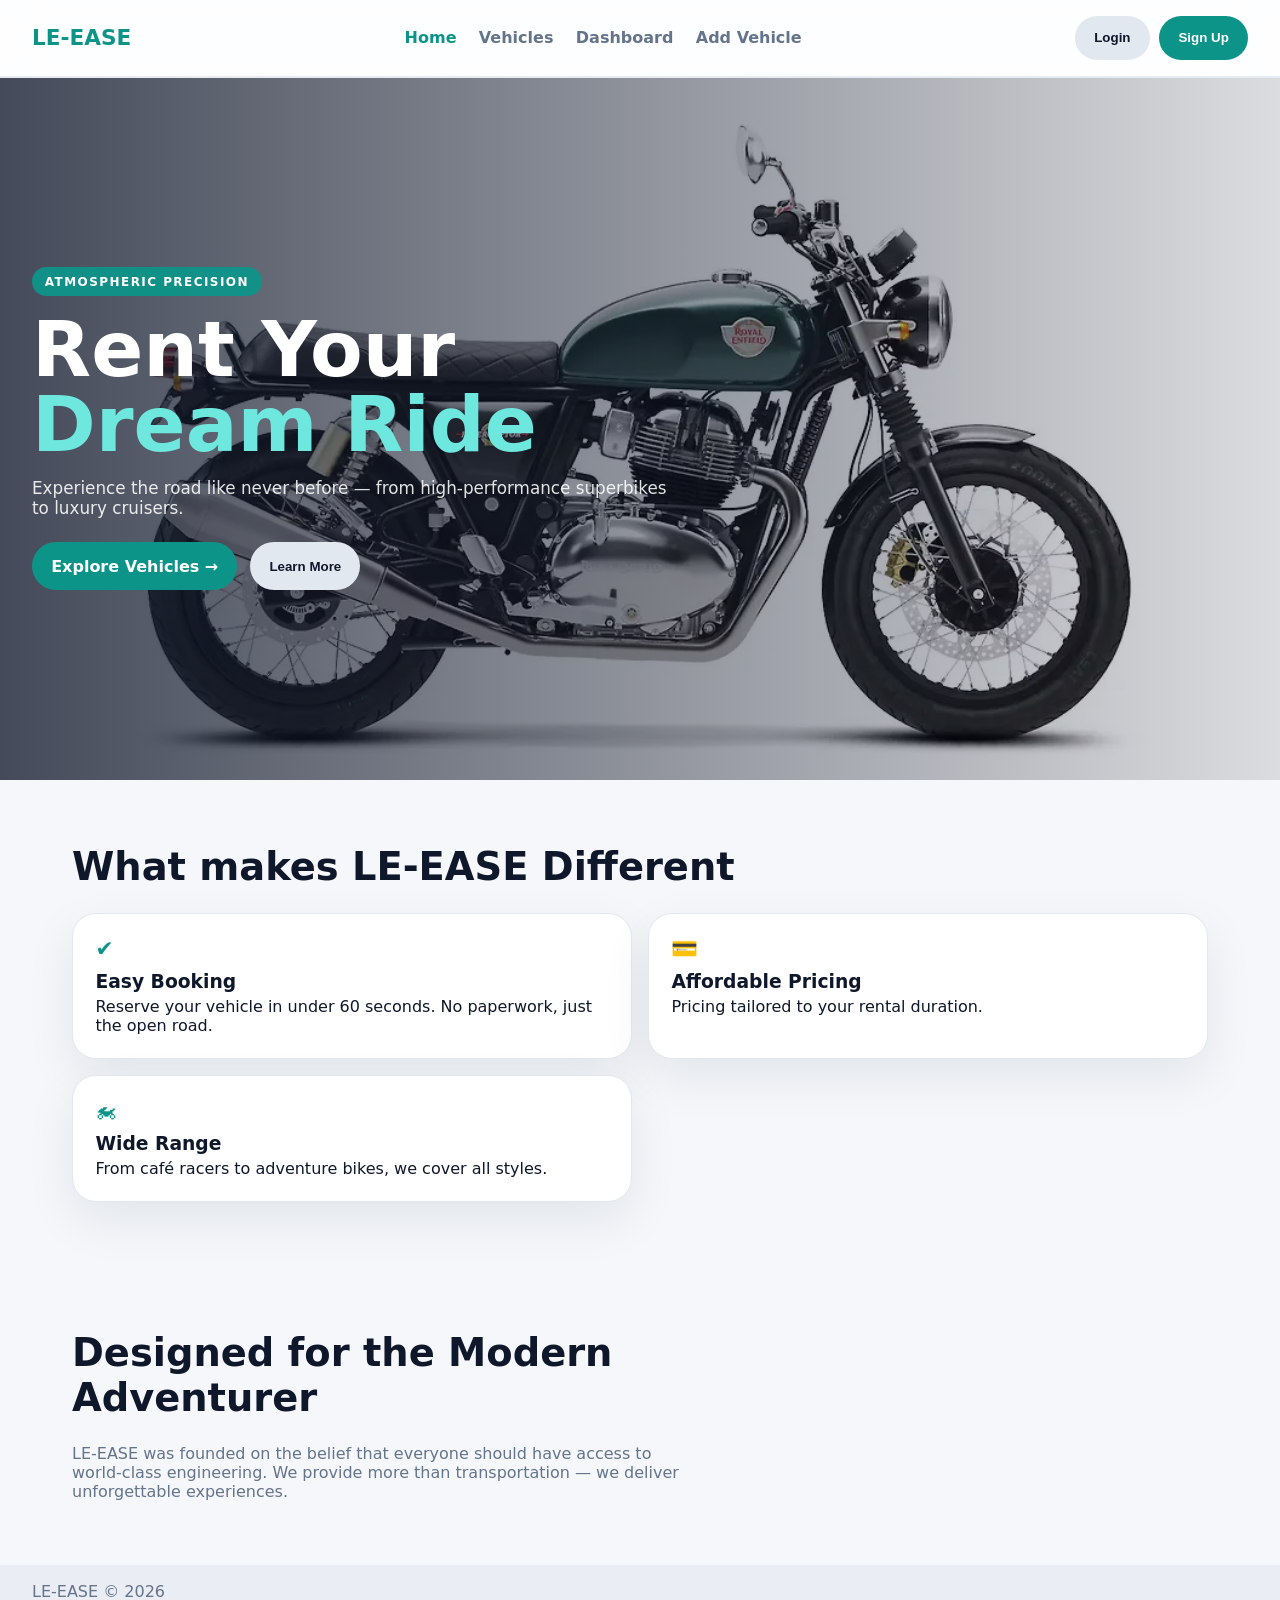
<file: index.html>
<!--LE-EASE is a motorcycle rental service providing seamless experiences for riders -->
<!DOCTYPE html>
<html lang="en">
<head>
  <meta charset="UTF-8" /> 
  <meta name="viewport" content="width=device-width, initial-scale=1.0" />
  <title>LE-EASE Home</title>
  <link rel="stylesheet" href="styles.css" />
</head>
<body>

<!-- NAVIGATION BAR -->
<header class="navbar">
  <div class="logo">LE-EASE</div>
  <nav>
    <a href="index.html" class="active">Home</a>
    <a href="vehicles.html">Vehicles</a>
    <a href="dashboard.html">Dashboard</a>
    <a href="admin.html">Add Vehicle</a>
  </nav>
  <div class="auth"></div>
</header>

<!-- HERO SECTION -->
<section class="hero">
  <div class="hero-content">
    <span class="hero-badge">ATMOSPHERIC PRECISION</span>
    <h1>Rent Your <span>Dream Ride</span></h1>
    <p>
      Experience the road like never before — from high-performance superbikes
      to luxury cruisers.
    </p>
    <div class="hero-buttons">
      <a href="vehicles.html" class="btn primary">Explore Vehicles →</a>
      <button type="button" class="btn secondary js-scroll-features">Learn More</button>
    </div>
  </div>
</section>

<!-- FEATURES SECTION -->
<section class="section" id="features">
  <h2>What makes LE-EASE Different</h2>
  <div class="grid">
    <div class="card">
      <div class="icon">✔</div>
      <h3>Easy Booking</h3>
      <p>Reserve your vehicle in under 60 seconds. No paperwork, just the open road.</p>
    </div>
    <div class="card">
      <div class="icon">💳</div>
      <h3>Affordable Pricing</h3>
      <p>Pricing tailored to your rental duration.</p>
    </div>
    <div class="card">
      <div class="icon">🏍</div>
      <h3>Wide Range</h3>
      <p>From café racers to adventure bikes, we cover all styles.</p>
    </div>
  </div>
</section>

<!-- SPLIT SECTION -->
<section class="section split">
  <div class="text">
    <h2>Designed for the Modern Adventurer</h2>
    <p>
      LE-EASE was founded on the belief that everyone should have access to
      world-class engineering. We provide more than transportation — we deliver
      unforgettable experiences.
    </p>
  </div>
</section>

<!-- FOOTER  -->
<footer class="footer">
  <div>LE-EASE © 2026</div>
</footer>

<!-- HIDDEN LOGIN  AND SIGNUPMODAL -->
<div id="auth-modal" class="modal hidden">
  <div class="modal-content">
    <button id="close-modal" class="close" type="button">&times;</button>

    <form id="login-form" class="auth-form">
      <h2>Login</h2>
      <label for="login-email">Email</label>
      <input type="email" id="login-email" placeholder="you@example.com" required />
      <button type="submit" class="btn primary full">Login</button>
      <p class="auth-switch">New user? <a href="#" id="show-signup-link">Sign up here</a></p>
    </form>

    <form id="signup-form" class="auth-form hidden">
      <h2>Sign Up</h2>
      <label for="signup-name">Name</label>
      <input type="text" id="signup-name" placeholder="Your Name" required />
      <label for="signup-email">Email</label>
      <input type="email" id="signup-email" placeholder="you@example.com" required />
      <button type="submit" class="btn primary full">Sign Up</button>
      <p class="auth-switch">Already have an account? <a href="#" id="show-login-link">Login here</a></p>
    </form>
  </div>
</div>

<script src="app.js"></script>
</body>
</html>
</file>
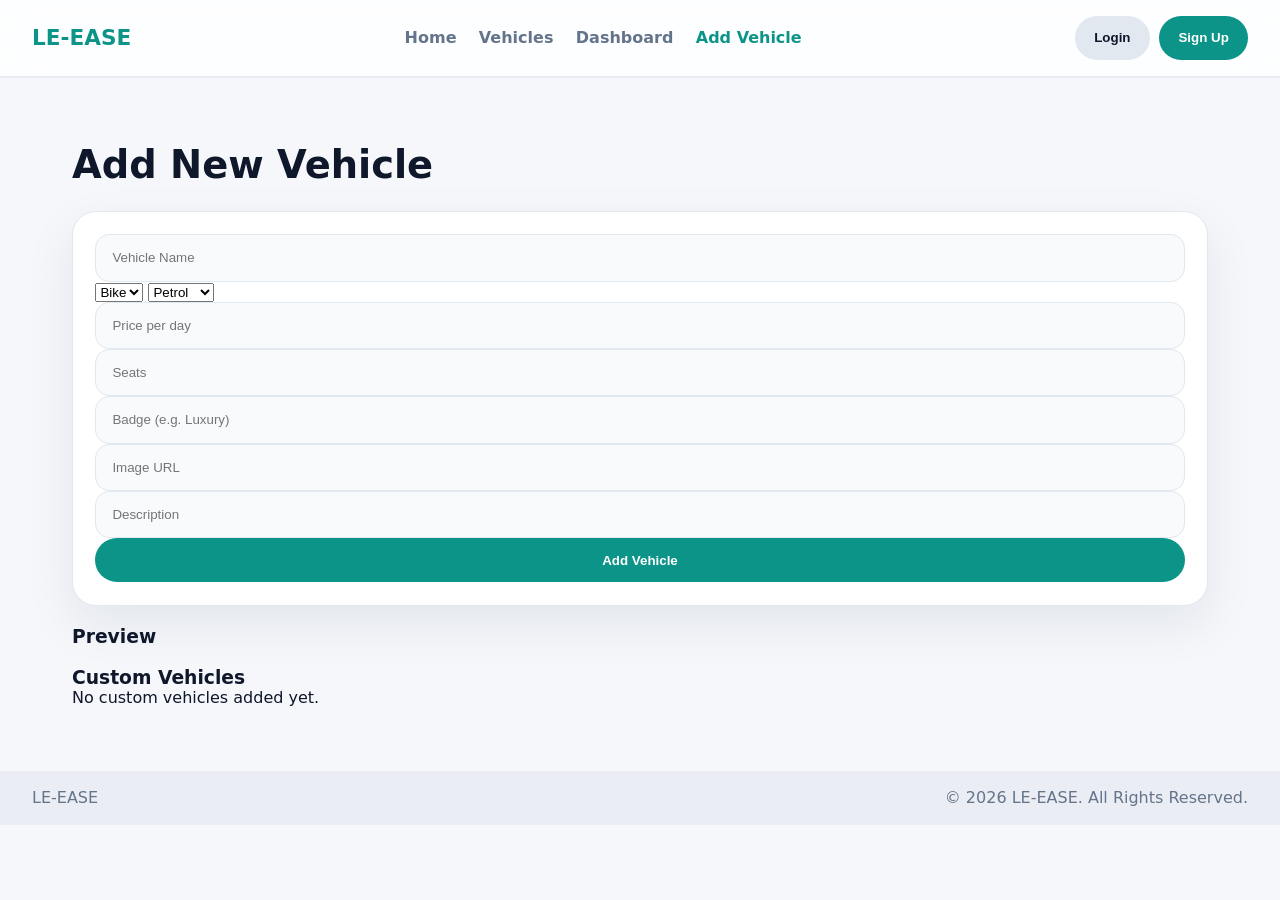
<file: admin.html>
<!DOCTYPE html>
<html lang="en">
<head>
  <meta charset="UTF-8">
  <title>Add Vehicle</title>
  <meta name="viewport" content="width=device-width, initial-scale=1.0"/>
  <link rel="stylesheet" href="styles.css">
</head>
<body>

<header class="navbar">
  <div class="logo">LE-EASE</div>
  <nav>
    <a href="index.html">Home</a>
    <a href="vehicles.html">Vehicles</a>
    <a href="dashboard.html">Dashboard</a>
    <a href="admin.html" class="active">Add Vehicle</a>
  </nav>
  <div class="auth"></div>
</header>

<section class="section">
  <h2>Add New Vehicle</h2>

  <!-- VEHICLE ADDITION FORM -->
  <form id="add-vehicle-form" class="booking-form">
    <input type="text" id="v-name" placeholder="Vehicle Name">
    
    <!-- VEHICLE TYPE -->
    <select id="v-type">
      <option value="bike">Bike</option>
      <option value="car">Car</option>
    </select>
    <!-- FUEL TYPE -->
    <select id="v-fuel">
      <option value="petrol">Petrol</option>
      <option value="electric">Electric</option>
      <option value="hybrid">Hybrid</option>
    </select>
    <!-- STORE DETAILS -->
    <input type="number" id="v-price" placeholder="Price per day">
    <input type="number" id="v-seats" placeholder="Seats">
    <input type="text" id="v-badge" placeholder="Badge (e.g. Luxury)">
    <input type="text" id="v-image" placeholder="Image URL">
    <input type="text" id="v-desc" placeholder="Description">

    <button type="submit" class="btn primary full">Add Vehicle</button>
  </form>

  <h3 style="margin-top:20px;">Preview</h3>
  <div id="vehicle-preview"></div>

  <h3 style="margin-top:20px;">Custom Vehicles</h3>
  <div id="custom-vehicles-list"></div>
</section>

<!-- FOOTER -->
<footer class="footer">
  <div>LE-EASE</div>
  <div>© 2026 LE-EASE. All Rights Reserved.</div>
</footer>

<script src="app.js"></script>
<script>
  renderAuthBars();
</script>
</body>
</html>
</file>
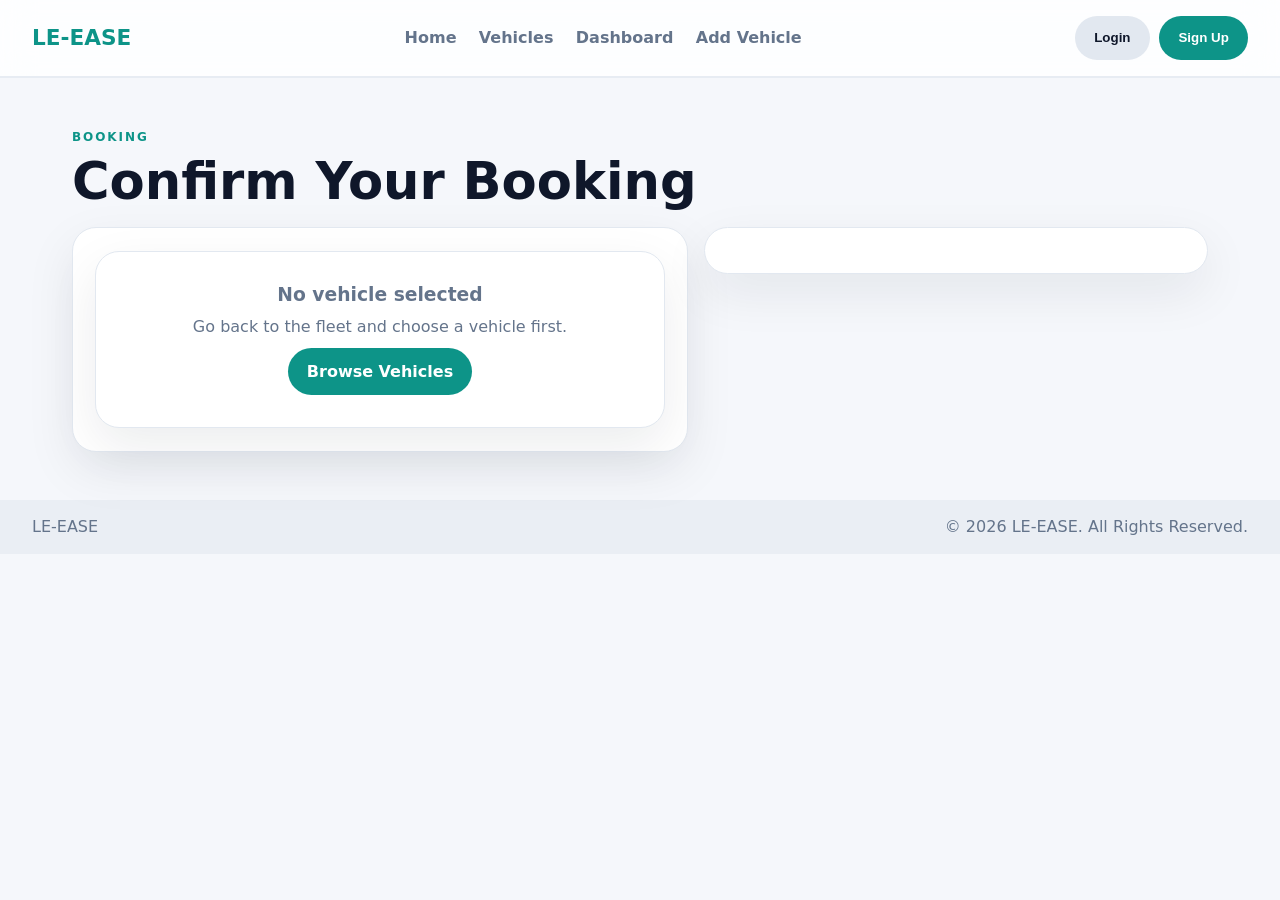
<file: booking.html>
<!DOCTYPE html>
<html lang="en">
<head>
  <meta charset="UTF-8" />
  <meta name="viewport" content="width=device-width, initial-scale=1.0" />
  <title>LE-EASE – Booking</title>
  <link rel="stylesheet" href="styles.css" />
</head>
<body>

  <!-- NAVIGATION BAR -->
<header class="navbar">
  <div class="logo">LE-EASE</div>
  <nav>
    <a href="index.html">Home</a>
    <a href="vehicles.html">Vehicles</a>
    <a href="dashboard.html">Dashboard</a>
    <a href="admin.html">Add Vehicle</a>
  </nav>
  <div class="auth"></div>
</header>

<!-- PAGE HEADER -->
<section class="page-header">
  <span class="tag">BOOKING</span>
  <h1>Confirm Your Booking</h1>
</section>

<!-- BOOKING DETAILS AND FORM -->
<section class="booking-page">
  <div class="booking-details" id="booking-details"></div>
  <div class="booking-form" id="booking-form"></div>
</section>

<!-- FOOTER -->
<footer class="footer">
  <div>LE-EASE</div>
  <div>© 2026 LE-EASE. All Rights Reserved.</div>
</footer>

<!-- HIDDEN LOGIN  AND SIGNUPMODAL -->
<div id="auth-modal" class="modal hidden">
  <div class="modal-content">
    <button id="close-modal" class="close" type="button">&times;</button>

    <form id="login-form" class="auth-form">
      <h2>Login</h2>
      <label for="login-email">Email</label>
      <input type="email" id="login-email" placeholder="you@example.com" required />
      <button type="submit" class="btn primary full">Login</button>
      <p class="auth-switch">New user? <a href="#" id="show-signup-link">Sign up here</a></p>
    </form>

    <form id="signup-form" class="auth-form hidden">
      <h2>Sign Up</h2>
      <label for="signup-name">Name</label>
      <input type="text" id="signup-name" placeholder="Your Name" required />
      <label for="signup-email">Email</label>
      <input type="email" id="signup-email" placeholder="you@example.com" required />
      <button type="submit" class="btn primary full">Sign Up</button>
      <p class="auth-switch">Already have an account? <a href="#" id="show-login-link">Login here</a></p>
    </form>
  </div>
</div>

<script src="app.js"></script>
</body>
</html>
</file>
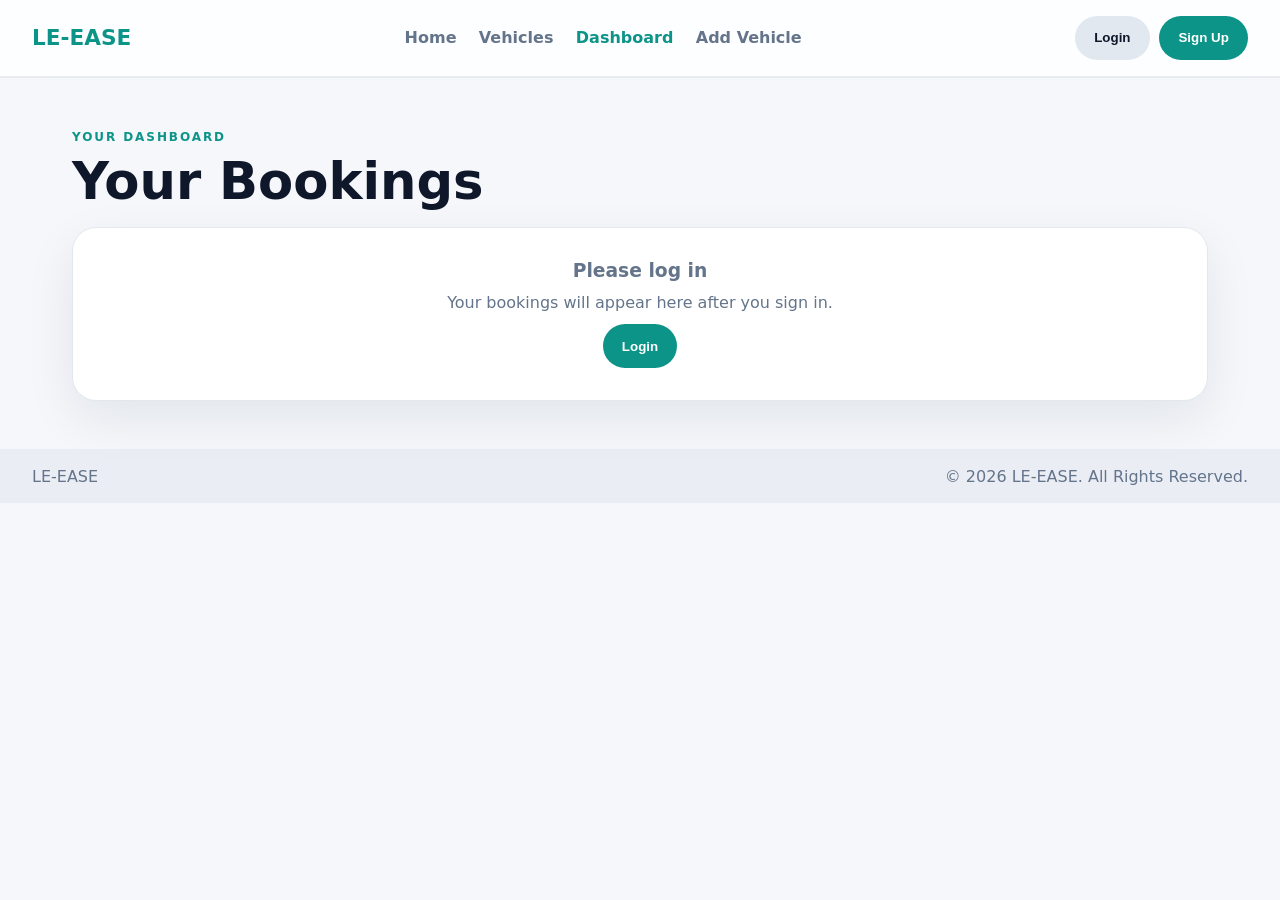
<file: dashboard.html>
<!DOCTYPE html>
<html lang="en">
<head>
  <meta charset="UTF-8" />
  <meta name="viewport" content="width=device-width, initial-scale=1.0" />
  <title>LE-EASE – Dashboard</title>
  <link rel="stylesheet" href="styles.css" />
</head>
<body>

<!-- NAVIGATION BAR -->
<header class="navbar">
  <div class="logo">LE-EASE</div>
  <nav>
    <a href="index.html">Home</a>
    <a href="vehicles.html">Vehicles</a>
    <a href="dashboard.html" class="active">Dashboard</a>
    <a href="admin.html">Add Vehicle</a>
  </nav>
  <div class="auth"></div>
</header>

<!-- PAGE HEADER -->
<section class="page-header">
  <span class="tag">YOUR DASHBOARD</span>
  <h1>Your Bookings</h1>
</section>

<section class="dashboard-list" id="bookings-list"></section>

<footer class="footer">
  <div>LE-EASE</div>
  <div>© 2026 LE-EASE. All Rights Reserved.</div>
</footer>

<!-- HIDDEN LOGIN  AND SIGNUPMODAL -->
<div id="auth-modal" class="modal hidden">
  <div class="modal-content">
    <button id="close-modal" class="close" type="button">&times;</button>

    <form id="login-form" class="auth-form">
      <h2>Login</h2>
      <label for="login-email">Email</label>
      <input type="email" id="login-email" placeholder="you@example.com" required />
      <button type="submit" class="btn primary full">Login</button>
      <p class="auth-switch">New user? <a href="#" id="show-signup-link">Sign up here</a></p>
    </form>

    <form id="signup-form" class="auth-form hidden">
      <h2>Sign Up</h2>
      <label for="signup-name">Name</label>
      <input type="text" id="signup-name" placeholder="Your Name" required />
      <label for="signup-email">Email</label>
      <input type="email" id="signup-email" placeholder="you@example.com" required />
      <button type="submit" class="btn primary full">Sign Up</button>
      <p class="auth-switch">Already have an account? <a href="#" id="show-login-link">Login here</a></p>
    </form>
  </div>
</div>

<script src="app.js"></script>
</body>
</html>
</file>
<file: styles.css>
/* CSS for LE-EASE website */
/* rem = root em = 16px*/
:root {
  --primary: #0d9488;
  --primary-dark: #0b7b71;
  --bg: #f5f7fb;
  --card: #ffffff;
  --text: #0f172a;
  --muted: #64748b;
  --border: #e2e8f0;
  --shadow: 0 18px 50px rgba(15, 23, 42, 0.08);
}

* {
  box-sizing: border-box;
  margin: 0;
  padding: 0;
}

html {
  scroll-behavior: smooth;
}

body {
  font-family: "Segoe UI", system-ui, -apple-system, sans-serif;
  background: var(--bg);
  color: var(--text);
}

a {
  color: inherit;
  text-decoration: none; /*to remove the default underline from links, allowing you to style them in a way that fits the overall design of your website. By setting text-decoration: none, you can create a cleaner and more modern look for your links, while still maintaining their functionality. This is particularly useful when you want to use custom styles for your links, such as different colors, hover effects, or other visual enhancements, without being constrained by the default browser styles for links.*/
}

img {
  display: block;
  max-width: 100%;
}

.hidden {
  display: none !important;
}

.btn {
  display: inline-flex;
  align-items: center;
  justify-content: center;
  gap: 0.45rem;
  border: none;
  border-radius: 999px;
  padding: 0.9rem 1.2rem;
  font-weight: 700;
  cursor: pointer;
  transition: 0.2s ease;
  white-space: nowrap;
}

.btn:hover {
  transform: translateY(-2px);
}

.btn.primary {
  background: var(--primary);
  color: #fff;
}

.btn.primary:hover {
  background: var(--primary-dark);
}

.btn.secondary {
  background: #e2e8f0;
  color: var(--text);
}

.btn.ghost {
  background: transparent;
  color: var(--text);
  border: 1px solid var(--border);
}

.full {
  width: 100%;
}

.navbar {
  position: sticky;
  top: 0;
  z-index: 50;
  display: flex; /*horizontally align items*/
  align-items: center;
  justify-content: space-between;
  gap: 1rem;
  padding: 1rem 2rem;
  background: rgba(255, 255, 255, 0.82);
  backdrop-filter: blur(16px);
  border-bottom: 2px solid rgba(226, 232, 240, 0.8);
}

.logo {
  font-size: 1.35rem;
  font-weight: 900;
  color: var(--primary);
}

nav {
  display: flex;
  gap: 1rem;
  flex-wrap: wrap; /* Controls whether items wrap onto new lines if they overflow the container. */
}

/* hanges attributes for all things inside the 'a' tag under nav*/ 
nav a {
  color: var(--muted);
  font-weight: 700;
  padding: 0.35rem 0.2rem; /*padding is the space inside the element, between the content and the border. The first value (0.35rem) applies to the top and bottom, while the second value (0.2rem) applies to the left and right.*/
}

/* Active page keep the color and balnce while hovering change color*/
nav a.active,
nav a:hover {
  color: var(--primary); 
}

.auth {
  display: flex;
  align-items: center;
  gap: 0.6rem;
  flex-wrap: wrap;
}

.welcome {
  font-weight: 700;
}

.hero {
  position: relative;
  min-height: 78vh;
  display: flex;
  align-items: center;
  padding: 5rem 2rem;
  color: #fff;
  background: url("images/bg.WEBP") center/cover no-repeat;
}

.hero::before {
  content: "";
  position: absolute;
  inset: 0;
  background: linear-gradient(90deg, rgba(15, 23, 42, 0.78), rgba(15, 23, 42, 0.15));
}

.hero-content {
  position: relative;
  z-index: 1;
  max-width: 720px;
}

.hero-badge {
  display: inline-flex;
  padding: 0.45rem 0.8rem;
  border-radius: 999px;
  background: rgba(13, 148, 136, 0.95);
  font-size: 0.75rem;
  font-weight: 800;
  letter-spacing: 0.12em;
}

.hero h1 {
  font-size: clamp(2.7rem, 6vw, 5rem);
  line-height: 0.98;
  margin: 1rem 0;
}

.hero h1 span {
  color: #6ee7de;
}

.hero p {
  max-width: 60ch;
  color: rgba(255, 255, 255, 0.88);
  font-size: 1.05rem;
}

.hero-buttons {
  display: flex;
  gap: 0.8rem;
  flex-wrap: wrap;
  margin-top: 1.5rem;
}

.section {
  max-width: 1200px;
  margin: 0 auto;
  padding: 4rem 2rem;
}

.section h2 {
  font-size: clamp(1.8rem, 3vw, 2.6rem);
  margin-bottom: 1.5rem;
}

.grid {
  display: grid;
  grid-template-columns: repeat(2, minmax(0, 1fr));
  gap: 1rem;
}

.card {
  background: var(--card);
  border: 1px solid var(--border);
  border-radius: 24px;
  padding: 1.4rem;
  box-shadow: var(--shadow);
}

.card h3 {
  margin: 0.6rem 0 0.35rem;
}

.icon {
  font-size: 1.35rem;
  color: var(--primary);
}

.image-card {
  min-height: 320px;
  border-radius: 24px;
  background: url("https://images.unsplash.com/photo-1517841905240-472988babdf9?auto=format&fit=crop&w=1200&q=80") center/cover no-repeat;
  box-shadow: var(--shadow);
}

.split {
  display: grid;
  grid-template-columns: 1.1fr 0.9fr; /*1.1fr means 1.1 times the size of the second column, and 0.9fr means 0.9 times the size of the first column. This creates a layout where the first column is slightly larger than the second column, with a total of 2fr (1.1fr + 0.9fr) to distribute the available space.*/
  gap: 1rem; /*space between grid items*/
  align-items: stretch; /*to make both columns the same height, regardless of their content. This ensures a balanced and visually appealing layout, especially when the content in each column varies in length or size.*/
}

.text p {
  color: var(--muted);
  max-width: 60ch; /*ch unit is based on the width of the "0" character in the current font. Setting a max-width in ch units helps ensure that lines of text don't become too long, which can improve readability. In this case, max-width: 60ch means that the text will wrap to a new line after approximately 60 characters, creating a more comfortable reading experience.*/
}

.stats {
  display: flex;
  gap: 1rem;
  margin-top: 1.2rem;
  flex-wrap: wrap;
}

.stats div {
  background: var(--card);
  border: 1px solid var(--border);
  border-radius: 18px;
  padding: 1rem 1.2rem;
  min-width: 150px; /*to ensure that each stat box has a minimum width, which helps maintain a consistent and visually appealing layout, especially when the content inside the boxes varies in length. This prevents the boxes from becoming too narrow and ensures that the information is displayed clearly.*/
  box-shadow: var(--shadow);
}

.stats strong {
  display: block; /*makes the strong element a block-level element, which allows it to take up the full width of its container and stack vertically with other elements. This is useful for styling purposes, as it allows you to control the layout and spacing of the content more effectively.*/
  font-size: 1.7rem;
  color: var(--primary);
}

.testimonial {
  background: linear-gradient(180deg, #fff, #f8fafc);
  border: 1px solid var(--border);
  border-radius: 24px;
  padding: 1.4rem;
  box-shadow: var(--shadow);
}

.stars {
  color: #f59e0b;
  font-size: 1.1rem;
  letter-spacing: 0.2rem;
  margin-bottom: 0.8rem;
}

.user {
  display: flex;
  gap: 0.8rem;
  align-items: center;
  margin-top: 1rem;
}

.user img {
  width: 48px;
  height: 48px;
  border-radius: 999px;
}

.footer {
  display: flex;
  justify-content: space-between; /*to create space between the two sections of the footer, pushing them to opposite ends of the container. This helps create a balanced and visually appealing layout, especially when the content in each section varies in length or size.*/
  gap: 1rem;
  padding: 1.1rem 2rem;
  background: #eaeef4;
  color: var(--muted);
  flex-wrap: wrap;
}

.footer .links { /*to style the links section of the footer, which contains navigation links or other important information. By using display: flex, you can create a horizontal layout for the links, and gap: 1rem adds spacing between each link to improve readability and visual appeal. Additionally, flex-wrap: wrap allows the links to wrap onto multiple lines if there are too many to fit in a single line, ensuring that the footer remains organized and visually balanced even on smaller screens or when there are many links.*/
  display: flex;
  gap: 1rem;
  flex-wrap: wrap;
}

.page-header {
  max-width: 1200px;
  margin: 0 auto; /*to center the page header horizontally within its container. By setting the left and right margins to auto, the browser will automatically calculate and distribute the available space on either side of the header, effectively centering it on the page. This is a common technique used in web design to create a visually balanced layout, especially when the content within the header has a fixed width or max-width.*/
  padding: 3rem 2rem 1rem; /*first value (3rem) applies to the top padding, the second value (2rem) applies to the left and right padding, and the third value (1rem) applies to the bottom padding. This creates a visually appealing spacing around the page header, with more space at the top to separate it from the content above, and balanced padding on the sides and bottom to ensure that the header stands out and is easy to read.*/
}

.tag {
  display: inline-flex; /*to create a horizontal layout for the tag, allowing the text and any potential icons or elements within the tag to be aligned in a row. This is useful for styling purposes, as it allows you to control the layout and spacing of the content within the tag more effectively.*/
  font-size: 0.75rem;
  letter-spacing: 0.16em;
  font-weight: 900;
  color: var(--primary);
  text-transform: uppercase;
}

.page-header h1 {
  font-size: clamp(2rem, 4vw, 3.2rem); /*clamp() is a CSS function that allows you to set a responsive font size that adjusts based on the viewport width. In this case, the font size will be at least 2rem, will scale up to 3.2rem as the viewport width increases, and will be 4vw (4% of the viewport width) in between those two values. This creates a flexible and visually appealing heading that adapts to different screen sizes while maintaining readability and design consistency.*/
  margin-top: 0.4rem;
}

.filters {
  max-width: 1200px;
  margin: 1rem auto 0;/*to center the filters section horizontally within its container. By setting the left and right margins to auto, the browser will automatically calculate and distribute the available space on either side of the filters, effectively centering it on the page. This is a common technique used in web design to create a visually balanced layout, especially when the content within the filters has a fixed width or max-width.*/
  padding: 1rem;
  background: var(--card);
  border: 1px solid var(--border);
  border-radius: 24px;
  box-shadow: var(--shadow);
  display: grid; /*turn it into a grid container, allowing you to define rows and columns for the child elements (filters) and control their layout more effectively. This is useful for creating a structured and visually appealing arrangement of the filters, especially when you have multiple filters that need to be organized in a specific way.*/
  grid-template-columns: 2fr 1fr 1fr auto;
  gap: 1rem;
  align-items: end; /*to align the child elements (filters) to the bottom of their respective grid cells. This is particularly useful when you have filters of varying heights, as it creates a visually balanced layout by ensuring that the bottom edges of the filters are aligned, even if their top edges are not. This can enhance the overall aesthetics and readability of the filters section, especially when it contains form elements like input fields and buttons that may have different heights.*/
}

.filter label {
  display: block;
  font-size: 0.75rem;
  font-weight: 900;
  color: var(--muted);
  margin-bottom: 0.35rem;
  letter-spacing: 0.08em;
}

.filter input,
.filter select,
.modal-content input,
.booking-form input {
  width: 100%;
  padding: 0.95rem 1rem;
  border-radius: 14px;
  border: 1px solid var(--border);
  background: #f8fafc;
  outline: none; /*to remove the default focus outline that browsers apply to input fields when they are focused. This is often done to allow for custom styling of the focus state, such as changing the border color or adding a box shadow, without the interference of the default outline. However, it's important to ensure that you provide an alternative visual indication of focus for accessibility purposes, such as changing the border color or adding a box shadow, so that users can easily identify which input field is currently active.*/
}

.filter input:focus,
.filter select:focus,
.modal-content input:focus,
.booking-form input:focus {
  border-color: var(--primary);
  box-shadow: 0 0 0 4px rgba(13, 148, 136, 0.12);
}

.vehicles-grid {
  max-width: 1200px;
  margin: 1.4rem auto 0;
  padding: 0 2rem 3rem;
  display: grid;
  grid-template-columns: repeat(3, minmax(0, 1fr)); /*to create a grid layout with three columns of equal width. The repeat(3, minmax(0, 1fr)) function generates three columns, where each column has a minimum width of 0 and a maximum width of 1fr (one fraction of the available space). This allows the columns to expand and fill the available space in the container while maintaining equal widths, creating a visually balanced and responsive layout for displaying multiple vehicles or items in a grid format.*/
  gap: 1rem;
}

.vehicle-card {
  background: var(--card);
  border: 1px solid var(--border);
  border-radius: 24px;
  overflow: hidden; /*to ensure that any content that exceeds the boundaries of the vehicle card is hidden from view. This is particularly useful for maintaining a clean and visually appealing design, especially when the card contains images or other elements that may have varying sizes. By setting overflow: hidden, you can prevent any content from spilling out of the card and disrupting the layout, while also allowing for creative use of images and other media within the card without worrying about layout issues caused by oversized content.*/
  box-shadow: var(--shadow);
  display: flex;
  flex-direction: column; /*to stack the child elements of the vehicle card vertically, allowing you to control the layout and spacing of the content within the card more effectively. This is useful for creating a structured and visually appealing arrangement of the vehicle information, such as the image, title, price, and other details, in a way that is easy to read and navigate for users browsing through the available vehicles.*/
}

.vehicle-media {
  position: relative; /*to allow for absolute positioning of child elements, such as badges or overlays, within the vehicle media section. This is useful for creating visually appealing designs, such as placing a badge in the top-left corner of the vehicle image to indicate a special offer or status, without affecting the layout of the other content within the vehicle card. By setting position: relative on the vehicle media container, you can use position: absolute on child elements to position them precisely within the media area, enhancing the overall aesthetics and functionality of the vehicle card.*/
  height: 220px; 
  overflow: hidden;
}

.vehicle-media img {
  width: 100%;
  height: 100%;
  object-fit: cover;
  transition: transform 0.4s ease; /*to create a smooth zoom-in effect on the vehicle image when the user hovers over the vehicle card. The transition property specifies that the transform property should be animated over a duration of 0.4 seconds with an easing function of ease, which creates a gradual acceleration and deceleration effect for the animation. This enhances the user experience by providing visual feedback and making the interface more interactive and engaging when users explore the available vehicles.*/
}

.vehicle-card:hover .vehicle-media img {
  transform: scale(1.04);
}

.badge {
  position: absolute; /*to allow for precise positioning of the badge element within the vehicle media section. This is useful for creating visually appealing designs, such as placing a badge in the top-left corner of the vehicle image to indicate a special offer or status, without affecting the layout of the other content within the vehicle card. By setting position: absolute on the badge, you can position it precisely within the media area, enhancing the overall aesthetics and functionality of the vehicle card.*/
  top: 1rem;
  left: 1rem;
  background: rgba(13, 148, 136, 0.95);
  color: #fff;
  border-radius: 999px;
  padding: 0.45rem 0.75rem;
  font-size: 0.75rem;
  font-weight: 900;
}

.vehicle-body {
  padding: 1.1rem;
}

.vehicle-top {
  display: flex;
  justify-content: space-between;
  gap: 1rem;
  align-items: flex-start;
}

.price {
  font-weight: 900;
  color: var(--primary);
  white-space: nowrap; /*to prevent the price from breaking into multiple lines, ensuring that it remains on a single line for better readability and visual appeal. This is particularly useful for displaying prices in a clear and concise manner, especially when the price includes currency symbols or additional information that should be kept together without wrapping.*/
}

.price small {
  color: var(--muted);
  font-weight: 700;
}

.sub {
  color: var(--muted);
  margin: 0.45rem 0 0.9rem;
}

.tags {
  display: flex;
  gap: 0.5rem;
  flex-wrap: wrap;
}

.tags span {
  font-size: 0.78rem;
  background: #eef2f7;
  color: #334155;
  padding: 0.4rem 0.7rem;
  border-radius: 999px;
}

.vehicle-actions {
  margin-top: 1rem;
}

.booking-page {
  max-width: 1200px;
  margin: 0 auto;
  padding: 0 2rem 3rem;
  display: grid;
  grid-template-columns: 1.1fr 0.9fr;
  gap: 1rem;
  align-items: start;
}

.booking-details,
.booking-form,
.booking-empty,
.empty-state,
.admin-panel,
.stat-card {
  background: var(--card);
  border: 1px solid var(--border);
  border-radius: 24px;
  padding: 1.4rem;
  box-shadow: var(--shadow);
}

.booking-details img {
  width: 100%;
  height: 280px;
  object-fit: cover;
  border-radius: 20px;
  margin-bottom: 1rem;
}

.booking-form label {
  display: block;
  font-size: 0.75rem;
  font-weight: 900;
  color: var(--muted);
  margin: 1rem 0 0.4rem;
  letter-spacing: 0.08em;
}

.booking-summary {
  margin-top: 1rem;
  padding: 1rem;
  background: #f8fafc;
  border-radius: 18px;
  border: 1px dashed var(--border);
}

.dashboard-list {
  max-width: 1200px;
  margin: 0 auto;
  padding: 0 2rem 3rem;
  display: grid;
  gap: 1rem;
}

.booking-card {
  background: var(--card);
  border: 1px solid var(--border);
  border-radius: 24px;
  padding: 1.2rem;
  box-shadow: var(--shadow);
}

.booking-card-top {
  display: flex;
  justify-content: space-between;
  gap: 1rem;
  align-items: flex-start;
}

.booking-card small {
  color: var(--muted);
}

.booking-actions {
  display: flex;
  gap: 0.6rem;
  flex-wrap: wrap;
  margin-top: 1rem;
}

.empty-state {
  text-align: center;
  display: grid;
  gap: 0.75rem;
  place-items: center;
  padding: 2rem;
  color: var(--muted);
}

.admin-grid {
  max-width: 1200px;
  margin: 0 auto; /*to center the admin grid horizontally within its container. By setting the left and right margins to auto, the browser will automatically calculate and distribute the available space on either side of the admin grid, effectively centering it on the page. This is a common technique used in web design to create a visually balanced layout, especially when the content within the admin grid has a fixed width or max-width.*/
  padding: 0 2rem 1rem;
  display: grid;
  grid-template-columns: repeat(3, minmax(0, 1fr));
  gap: 1rem;
}

.stat-card strong {
  display: block;
  font-size: 2rem;
  color: var(--primary);
}

.admin-panel p,
.empty-state p,
.booking-details p {
  color: var(--muted);
}

.modal {
  position: fixed;
  inset: 0;
  background: rgba(15, 23, 42, 0.55);
  backdrop-filter: blur(10px);
  display: flex;
  align-items: center;
  justify-content: center;
  z-index: 1000;
}

.modal.hidden {
  display: none !important; /*to ensure that the modal is completely hidden and does not take up any space in the layout when it is not visible. This is particularly important for modals, as they are typically designed to overlay other content and should not interfere with the layout or functionality of the underlying page when they are hidden. By using display: none !important, you can override any other styles that may be applied to the modal and ensure that it is fully hidden from view and does not affect the user experience when it is not active.*/
}

.modal-content {
  width: min(92vw, 440px); /*vw-based on the viewport width. Setting a width in vw units allows the modal to be responsive and adapt to different screen sizes. In this case, width: min(92vw, 440px) means that the modal will take up 92% of the viewport width, but will not exceed a maximum width of 440px. This ensures that the modal remains visually appealing and functional on both small and large screens, providing an optimal user experience across various devices.*/
  background: var(--card);
  border-radius: 28px;
  border: 1px solid var(--border);
  box-shadow: var(--shadow);
  padding: 1.4rem;
  position: relative;
}

.modal-content h2 {
  margin-bottom: 1rem;
}

.auth-form {
  display: grid;
  gap: 0.8rem;
}

.auth-form label {
  font-size: 0.75rem;
  font-weight: 900;
  color: var(--muted);
  letter-spacing: 0.08em;
}

.auth-switch {
  margin-top: 0.4rem;
  color: var(--muted);
}

.auth-switch a {
  color: var(--primary);
  font-weight: 800;
}

.close {
  position: absolute;
  right: 1rem;
  top: 1rem;
  border: none;
  background: transparent;
  font-size: 1.5rem;
  cursor: pointer;
  color: var(--muted);
}

.toast {
  position: fixed;
  left: 50%;
  bottom: 1.2rem;
  transform: translateX(-50%);
  background: #0f172a;
  color: #fff;
  padding: 0.9rem 1.15rem;
  border-radius: 999px;
  box-shadow: var(--shadow);
  z-index: 1200;
}

.page-not-found {
  display: grid;
  place-items: center;
  min-height: 100vh;
  padding: 2rem;
  text-align: center;
}

@media (max-width: 1024px) {
  .vehicles-grid {
    grid-template-columns: repeat(2, minmax(0, 1fr));
  }

  .booking-page {
    grid-template-columns: 1fr;
  }

  .split {
    grid-template-columns: 1fr;
  }

  .admin-grid {
    grid-template-columns: 1fr;
  }
}

@media (max-width: 860px) {
  .navbar {
    flex-wrap: wrap;
  }

  nav {
    width: 100%;
    justify-content: center;
  }

  .auth {
    width: 100%;
    justify-content: center;
  }

  .grid {
    grid-template-columns: 1fr;
  }

  .filters {
    grid-template-columns: 1fr;
  }

  .vehicles-grid {
    grid-template-columns: 1fr;
  }

  .hero {
    min-height: 70vh;
    padding: 4.5rem 1.2rem;
  }

  .section,
  .page-header,
  .footer {
    padding-left: 1.2rem;
    padding-right: 1.2rem;
  }
}
</file>
